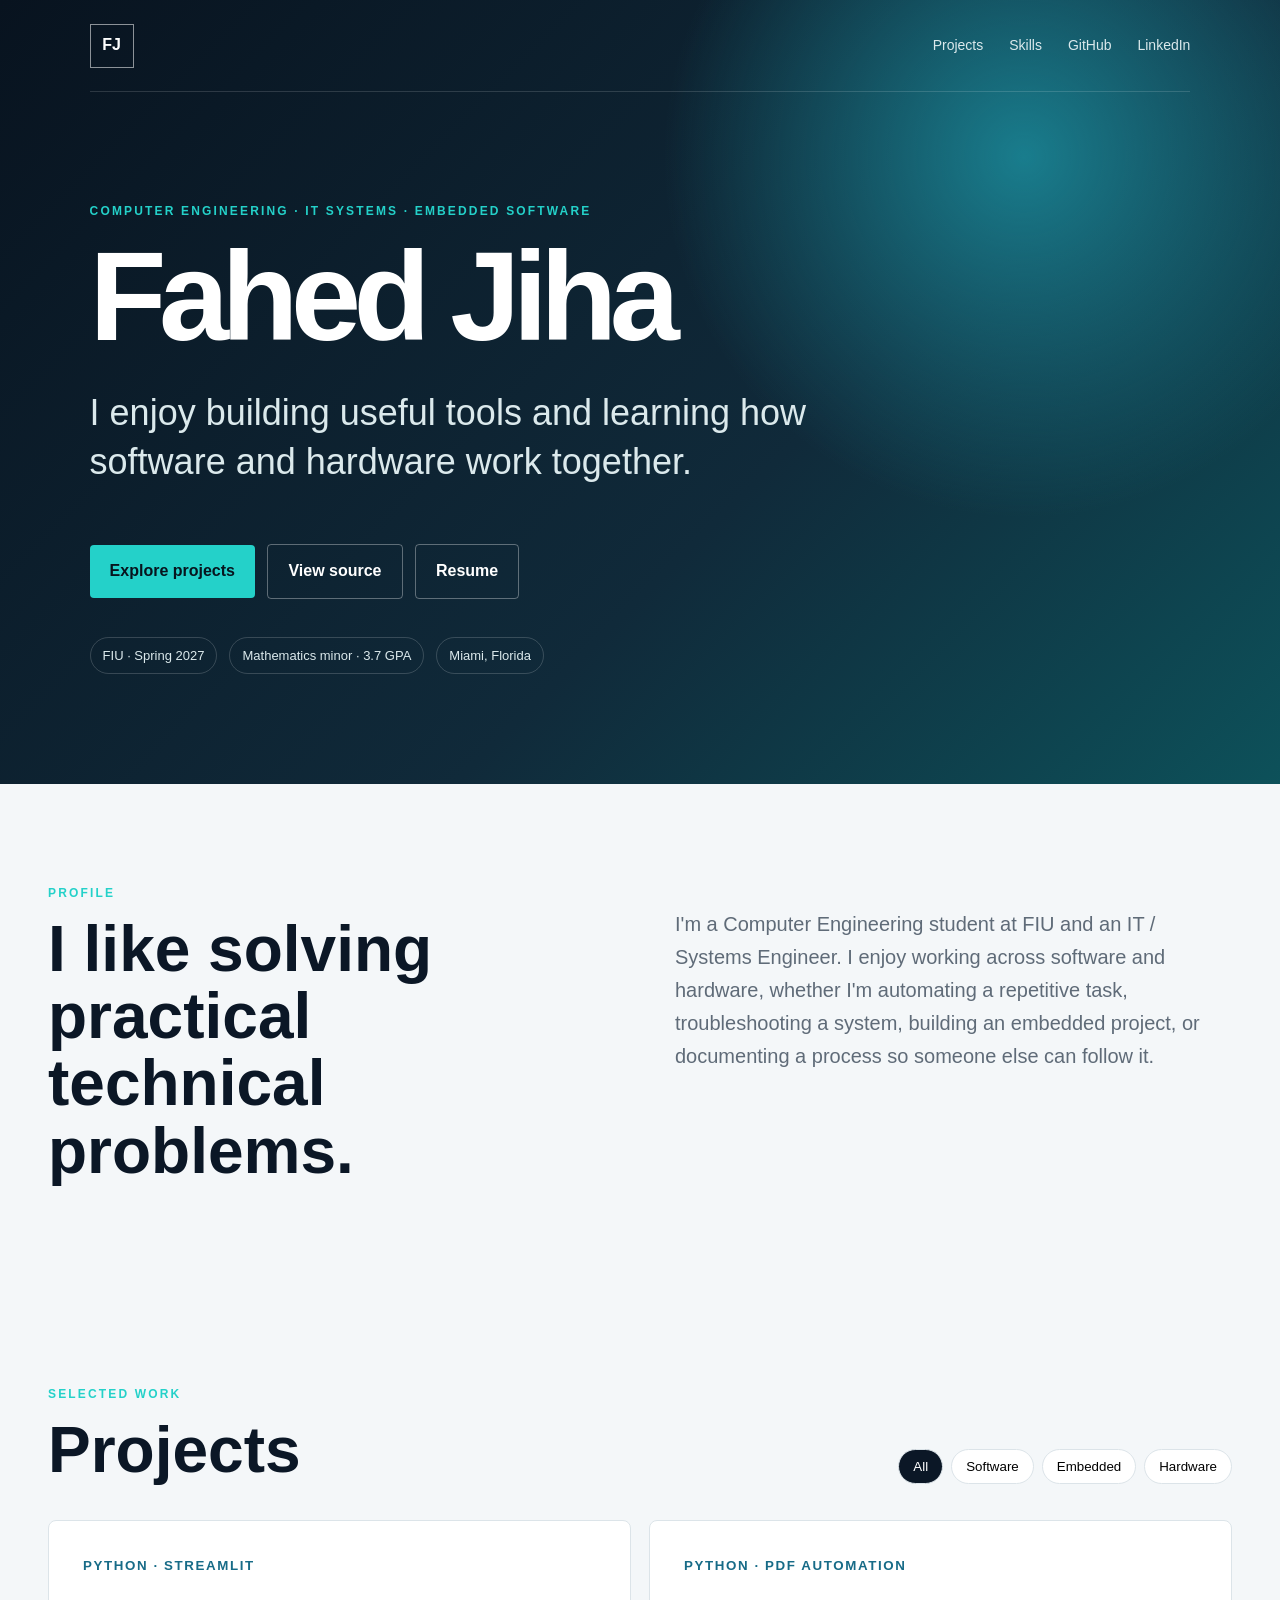
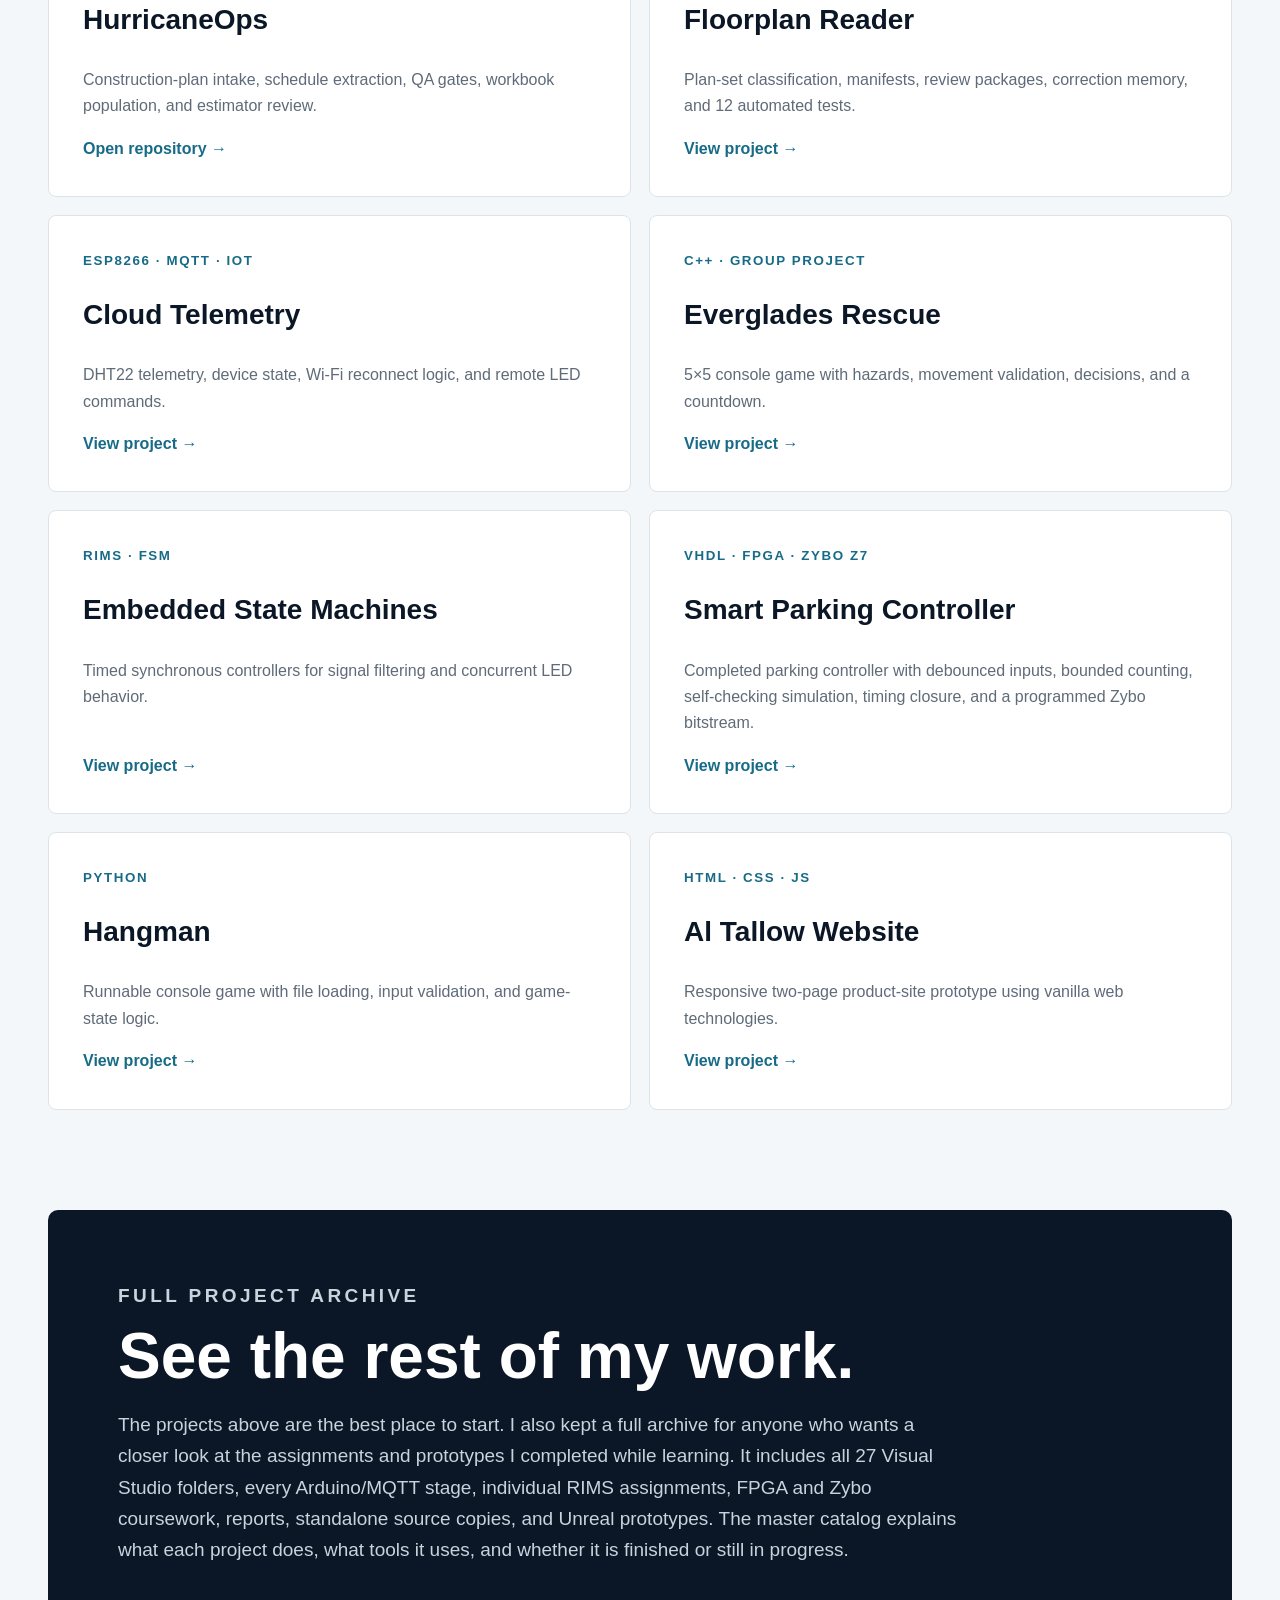
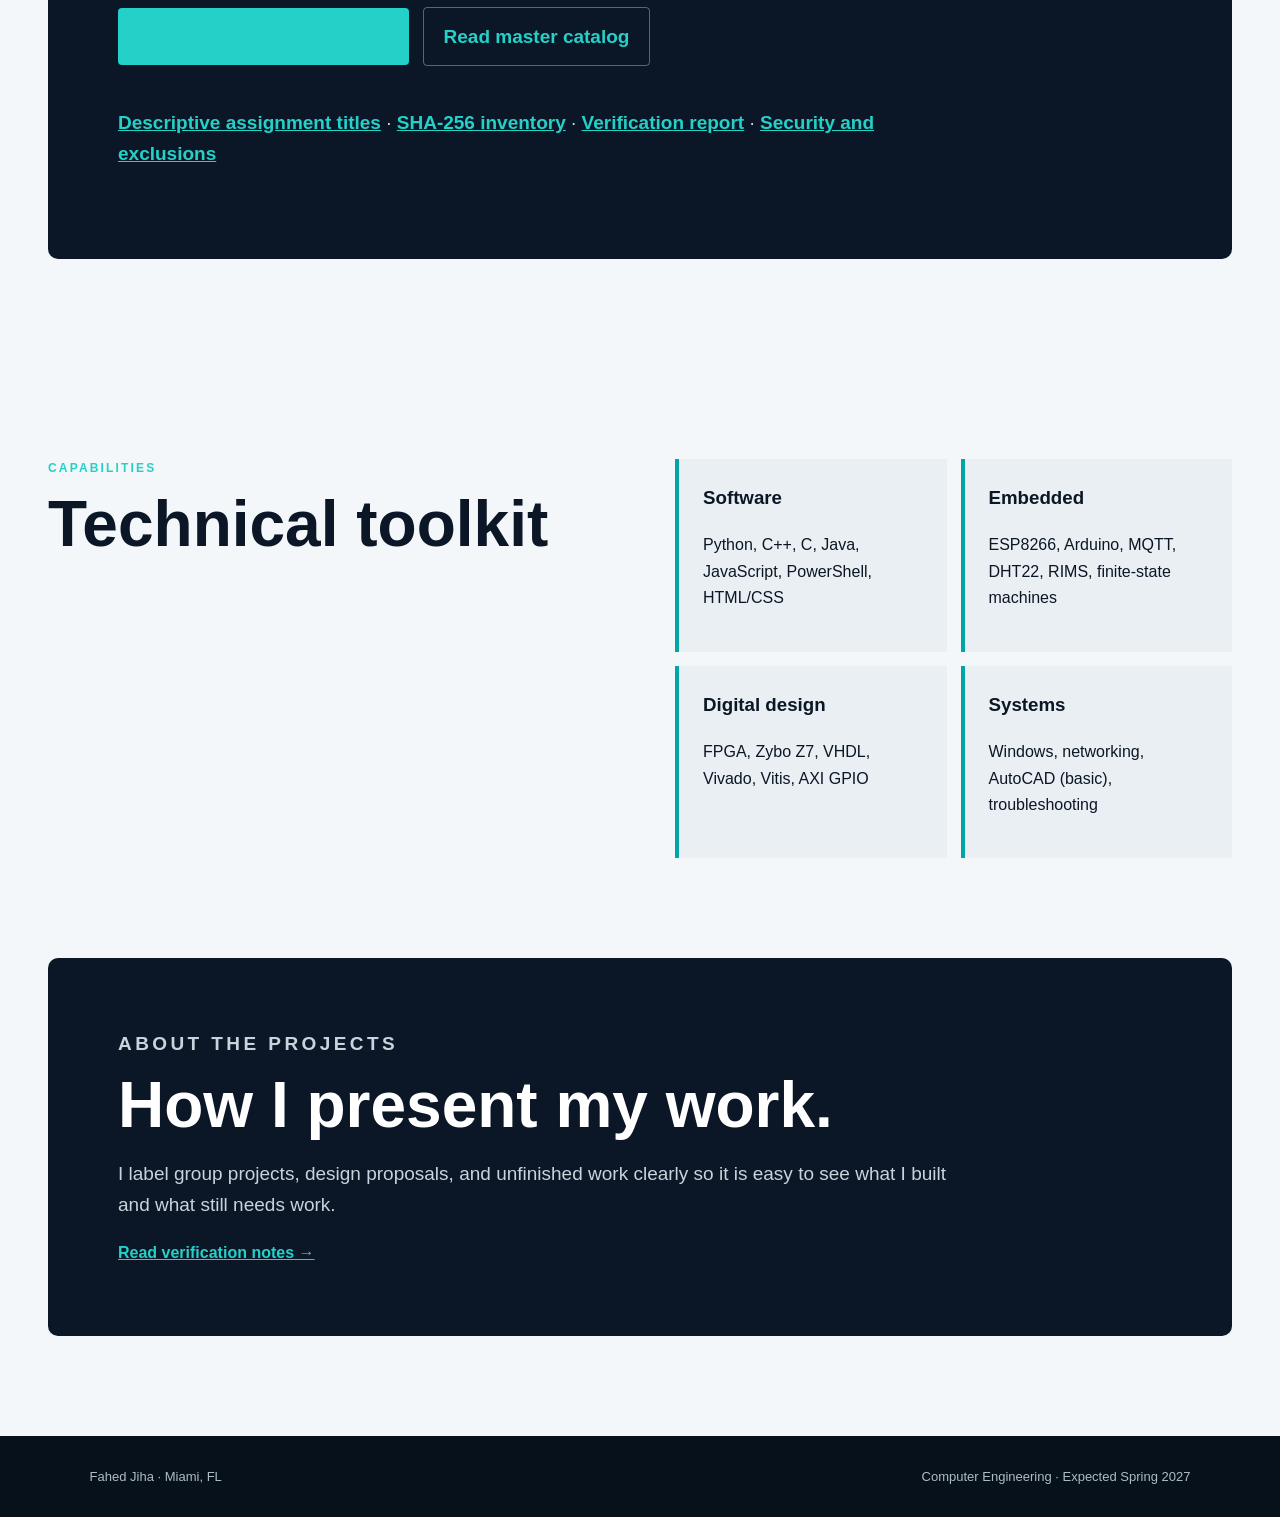
<file: index.html>
<!doctype html><html lang="en"><head><meta charset="utf-8"><meta name="viewport" content="width=device-width,initial-scale=1"><meta name="description" content="Fahed Jiha computer engineering portfolio"><title>Fahed Jiha | Engineering Portfolio</title><link rel="stylesheet" href="assets/portfolio.css"></head><body>
<header><nav><b>FJ</b><div><a href="#projects">Projects</a><a href="#skills">Skills</a><a href="https://github.com/Fahedjiha10">GitHub</a><a href="https://www.linkedin.com/in/fahed-j-37849b253/">LinkedIn</a></div></nav><section class="hero"><p class="eyebrow">COMPUTER ENGINEERING · IT SYSTEMS · EMBEDDED SOFTWARE</p><h1>Fahed Jiha</h1><p class="lead">I enjoy building useful tools and learning how software and hardware work together.</p><p><a class="button" href="#projects">Explore projects</a> <a class="outline" href="https://github.com/Fahedjiha10/engineering-portfolio">View source</a> <a class="outline" href="https://github.com/Fahedjiha10/engineering-portfolio/blob/main/resume/Fahed_Jiha_Computer_Engineering_Resume.pdf">Resume</a></p><div class="facts"><span>FIU · Spring 2027</span><span>Mathematics minor · 3.7 GPA</span><span>Miami, Florida</span></div></section></header>
<main><section class="intro"><div><p class="eyebrow">PROFILE</p><h2>I like solving practical technical problems.</h2></div><p>I'm a Computer Engineering student at FIU and an IT / Systems Engineer. I enjoy working across software and hardware, whether I'm automating a repetitive task, troubleshooting a system, building an embedded project, or documenting a process so someone else can follow it.</p></section>
<section id="projects"><div class="title"><div><p class="eyebrow">SELECTED WORK</p><h2>Projects</h2></div><div class="filters"><button class="active" data-filter="all">All</button><button data-filter="software">Software</button><button data-filter="embedded">Embedded</button><button data-filter="hardware">Hardware</button></div></div><div class="grid">
<article data-kind="software"><small>PYTHON · STREAMLIT</small><h3>HurricaneOps</h3><p>Construction-plan intake, schedule extraction, QA gates, workbook population, and estimator review.</p><a href="https://github.com/Fahedjiha10/HurricaneOps">Open repository →</a></article>
<article data-kind="software"><small>PYTHON · PDF AUTOMATION</small><h3>Floorplan Reader</h3><p>Plan-set classification, manifests, review packages, correction memory, and 12 automated tests.</p><a href="https://github.com/Fahedjiha10/engineering-portfolio/tree/main/projects/floorplan-reader">View project →</a></article>
<article data-kind="embedded"><small>ESP8266 · MQTT · IOT</small><h3>Cloud Telemetry</h3><p>DHT22 telemetry, device state, Wi-Fi reconnect logic, and remote LED commands.</p><a href="https://github.com/Fahedjiha10/engineering-portfolio/tree/main/projects/esp8266-mqtt-iot">View project →</a></article>
<article data-kind="software"><small>C++ · GROUP PROJECT</small><h3>Everglades Rescue</h3><p>5×5 console game with hazards, movement validation, decisions, and a countdown.</p><a href="https://github.com/Fahedjiha10/engineering-portfolio/tree/main/projects/everglades-rescue-game">View project →</a></article>
<article data-kind="embedded"><small>RIMS · FSM</small><h3>Embedded State Machines</h3><p>Timed synchronous controllers for signal filtering and concurrent LED behavior.</p><a href="https://github.com/Fahedjiha10/engineering-portfolio/tree/main/projects/embedded-state-machines">View project →</a></article>
<article data-kind="hardware"><small>VHDL · FPGA · ZYBO Z7</small><h3>Smart Parking Controller</h3><p>Completed parking controller with debounced inputs, bounded counting, self-checking simulation, timing closure, and a programmed Zybo bitstream.</p><a href="https://github.com/Fahedjiha10/engineering-portfolio/tree/main/projects/fpga-smart-parking">View project →</a></article>
<article data-kind="software"><small>PYTHON</small><h3>Hangman</h3><p>Runnable console game with file loading, input validation, and game-state logic.</p><a href="https://github.com/Fahedjiha10/engineering-portfolio/tree/main/projects/python-hangman">View project →</a></article>
<article data-kind="software"><small>HTML · CSS · JS</small><h3>Al Tallow Website</h3><p>Responsive two-page product-site prototype using vanilla web technologies.</p><a href="https://github.com/Fahedjiha10/engineering-portfolio/tree/main/projects/al-tallow-website">View project →</a></article></div></section>

<section class="proof"><p class="eyebrow">FULL PROJECT ARCHIVE</p><h2>See the rest of my work.</h2><p>The projects above are the best place to start. I also kept a full archive for anyone who wants a closer look at the assignments and prototypes I completed while learning. It includes all 27 Visual Studio folders, every Arduino/MQTT stage, individual RIMS assignments, FPGA and Zybo coursework, reports, standalone source copies, and Unreal prototypes. The master catalog explains what each project does, what tools it uses, and whether it is finished or still in progress.</p><p><a class="button" href="https://github.com/Fahedjiha10/engineering-portfolio/releases/tag/v1.0-complete-archive">Download complete archive</a> <a class="outline" href="https://github.com/Fahedjiha10/engineering-portfolio/blob/main/docs/complete-project-catalog.md">Read master catalog</a></p><p><a href="https://github.com/Fahedjiha10/engineering-portfolio/blob/main/docs/descriptive-project-title-crosswalk.md">Descriptive assignment titles</a> · <a href="https://github.com/Fahedjiha10/engineering-portfolio/blob/main/docs/FILE_INVENTORY.csv">SHA-256 inventory</a> · <a href="https://github.com/Fahedjiha10/engineering-portfolio/blob/main/docs/archive-verification-report.md">Verification report</a> · <a href="https://github.com/Fahedjiha10/engineering-portfolio/blob/main/docs/archive-security-and-exclusions.md">Security and exclusions</a></p></section>
<section id="skills" class="skills"><div><p class="eyebrow">CAPABILITIES</p><h2>Technical toolkit</h2></div><div class="skillgrid"><div><h3>Software</h3><p>Python, C++, C, Java, JavaScript, PowerShell, HTML/CSS</p></div><div><h3>Embedded</h3><p>ESP8266, Arduino, MQTT, DHT22, RIMS, finite-state machines</p></div><div><h3>Digital design</h3><p>FPGA, Zybo Z7, VHDL, Vivado, Vitis, AXI GPIO</p></div><div><h3>Systems</h3><p>Windows, networking, AutoCAD (basic), troubleshooting</p></div></div></section>
<section class="proof"><p class="eyebrow">ABOUT THE PROJECTS</p><h2>How I present my work.</h2><p>I label group projects, design proposals, and unfinished work clearly so it is easy to see what I built and what still needs work.</p><a href="https://github.com/Fahedjiha10/engineering-portfolio/blob/main/docs/project-status.md">Read verification notes →</a></section></main><footer><span>Fahed Jiha · Miami, FL</span><span>Computer Engineering · Expected Spring 2027</span></footer><script src="assets/portfolio.js"></script></body></html>
</file>
<file: assets/portfolio.css>
:root{--ink:#0b1726;--muted:#5f6b78;--accent:#24d1c9;--paper:#f4f7f9;--line:#dce4e9}*{box-sizing:border-box}html{scroll-behavior:smooth}body{margin:0;font:16px/1.65 Inter,Segoe UI,Arial,sans-serif;color:var(--ink);background:var(--paper)}a{color:inherit}header{min-height:720px;color:#fff;background:radial-gradient(circle at 80% 20%,#197d8d 0,transparent 30%),linear-gradient(135deg,#08131f,#102a3a 60%,#0d515a);padding:0 7vw}nav{height:92px;display:flex;align-items:center;justify-content:space-between;border-bottom:1px solid #ffffff24}nav b{display:grid;place-items:center;width:44px;height:44px;border:1px solid #ffffff88}nav div{display:flex;gap:26px}nav a{text-decoration:none;color:#dbe9ec;font-size:14px}.hero{max-width:920px;padding:110px 0}.eyebrow{margin:0 0 12px;color:var(--accent);font-weight:800;font-size:12px;letter-spacing:.18em}h1{font-size:clamp(60px,10vw,126px);line-height:.9;margin:18px 0 28px;letter-spacing:-.06em}.lead{max-width:760px;font-size:clamp(22px,3vw,36px);line-height:1.35;color:#dbe9ec}.button,.outline{display:inline-block;margin:22px 8px 22px 0;padding:13px 20px;border-radius:4px;text-decoration:none;font-weight:700}.button{background:var(--accent);color:#07151e}.outline{border:1px solid #ffffff55}.facts{display:flex;flex-wrap:wrap;gap:12px}.facts span{padding:7px 12px;border:1px solid #ffffff2c;border-radius:99px;font-size:13px;color:#dbe9ec}main{max-width:1240px;margin:auto;padding:0 28px}main section{padding:100px 0}.intro,.skills{display:grid;grid-template-columns:1fr 1fr;gap:70px}.intro h2,.title h2,.skills h2,.proof h2{font-size:clamp(38px,5vw,64px);line-height:1.05;margin:0}.intro>p{font-size:20px;color:var(--muted);margin:24px 0}.title{display:flex;align-items:end;justify-content:space-between;margin-bottom:36px}.filters{display:flex;gap:8px;flex-wrap:wrap}.filters button{border:1px solid var(--line);background:#fff;padding:9px 14px;border-radius:99px;cursor:pointer}.filters .active{background:var(--ink);color:#fff}.grid{display:grid;grid-template-columns:repeat(2,1fr);gap:18px}.grid article{background:#fff;border:1px solid var(--line);border-radius:8px;padding:34px;min-height:250px;display:flex;flex-direction:column;transition:.2s}.grid article:hover{transform:translateY(-4px);box-shadow:0 18px 45px #0b172612}.grid article[hidden]{display:none}.grid small{color:#176b87;font-weight:800;letter-spacing:.12em}.grid h3{font-size:28px;margin:20px 0 8px}.grid p{color:var(--muted)}.grid a{margin-top:auto;font-weight:800;color:#176b87;text-decoration:none}.skillgrid{display:grid;grid-template-columns:1fr 1fr;gap:14px}.skillgrid div{background:#e9eff2;padding:24px;border-left:4px solid #00a6a6}.skillgrid h3,.skillgrid p{margin-top:0}.proof{background:var(--ink);color:#fff;padding:70px!important;margin-bottom:100px;border-radius:10px}.proof p{max-width:850px;color:#c8d3db;font-size:19px}.proof a{color:var(--accent);font-weight:800}footer{display:flex;justify-content:space-between;padding:30px 7vw;background:#07111b;color:#aebbc5;font-size:13px}@media(max-width:760px){nav div{gap:12px}nav div a:nth-child(-n+2){display:none}.hero{padding:80px 0}.intro,.skills{grid-template-columns:1fr;gap:28px}.title{align-items:start;flex-direction:column;gap:24px}.grid,.skillgrid{grid-template-columns:1fr}.proof{padding:38px 28px!important}footer{gap:12px;flex-direction:column}}
</file>
